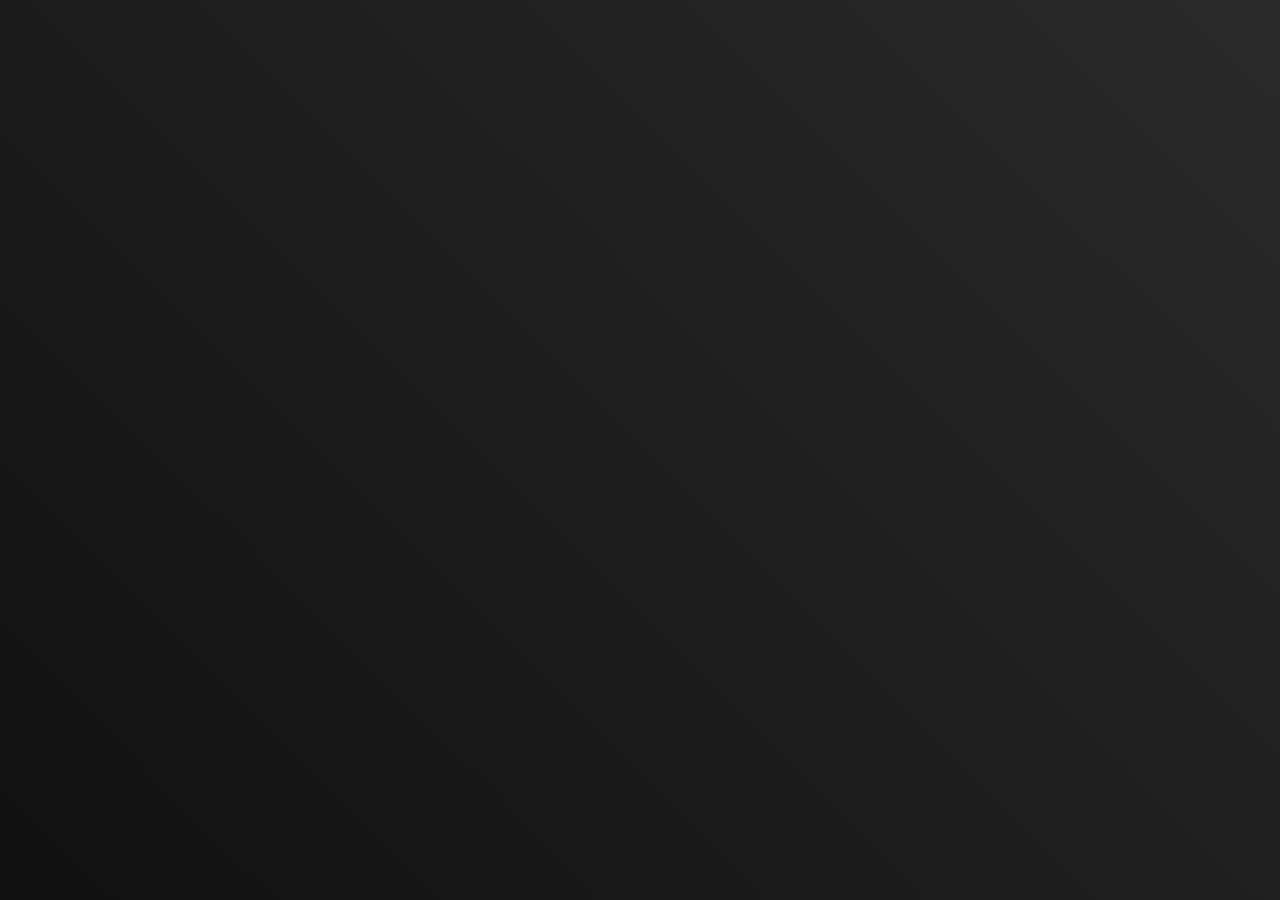
<file: index.html>
<html lang="en">
  <head>
    <meta charset="UTF-8" />
    <meta name="viewport" content="width=device-width, initial-scale=1.0" />
    <title>Laurens Kropf</title>
    <link rel="shortcut icon" href="assets/favicon.ico" />
    <link rel="apple-touch-icon" href="assets/lk.png" />
    <link rel="stylesheet" href="css/fonts.css" />
    <link rel="stylesheet" href="css/styles.css" />
  </head>
  <body>
    <div class="lk-container animated animatedFadeInUp fadeInUp">
      <img class="lk-image" width="200" height="200" src="assets/lk.png" alt="Thats me!" />
      <div class="lk-title"><p>Hi, I'm Laurens</p></div>
      <div class="lk-subtitle"><p>Software Developer</p></div>
      <div class="lk-jobs">
        <p style="text-align: center">
          iOS, Web, App & Backend developer. Network engineer.<br />Server administrator.  Mac, iPhone & Apple-Lover.
        </p>
      </div>
      <div>
        <a class="lk-contact-button" href="https://github.com/laurensk" target="_blank">Projects</a>
        <a class="lk-contact-button" href="mailto:hello@laurensk.at">Contact me</a>
      </div>
      <div class="lk-buttons">
        <a class="lk-oldsite-button" href="https://legal.laurensk.at" target="_blank">Privacy/Imprint</a>
      </div>
    </div>
  </body>
</html>
</file>
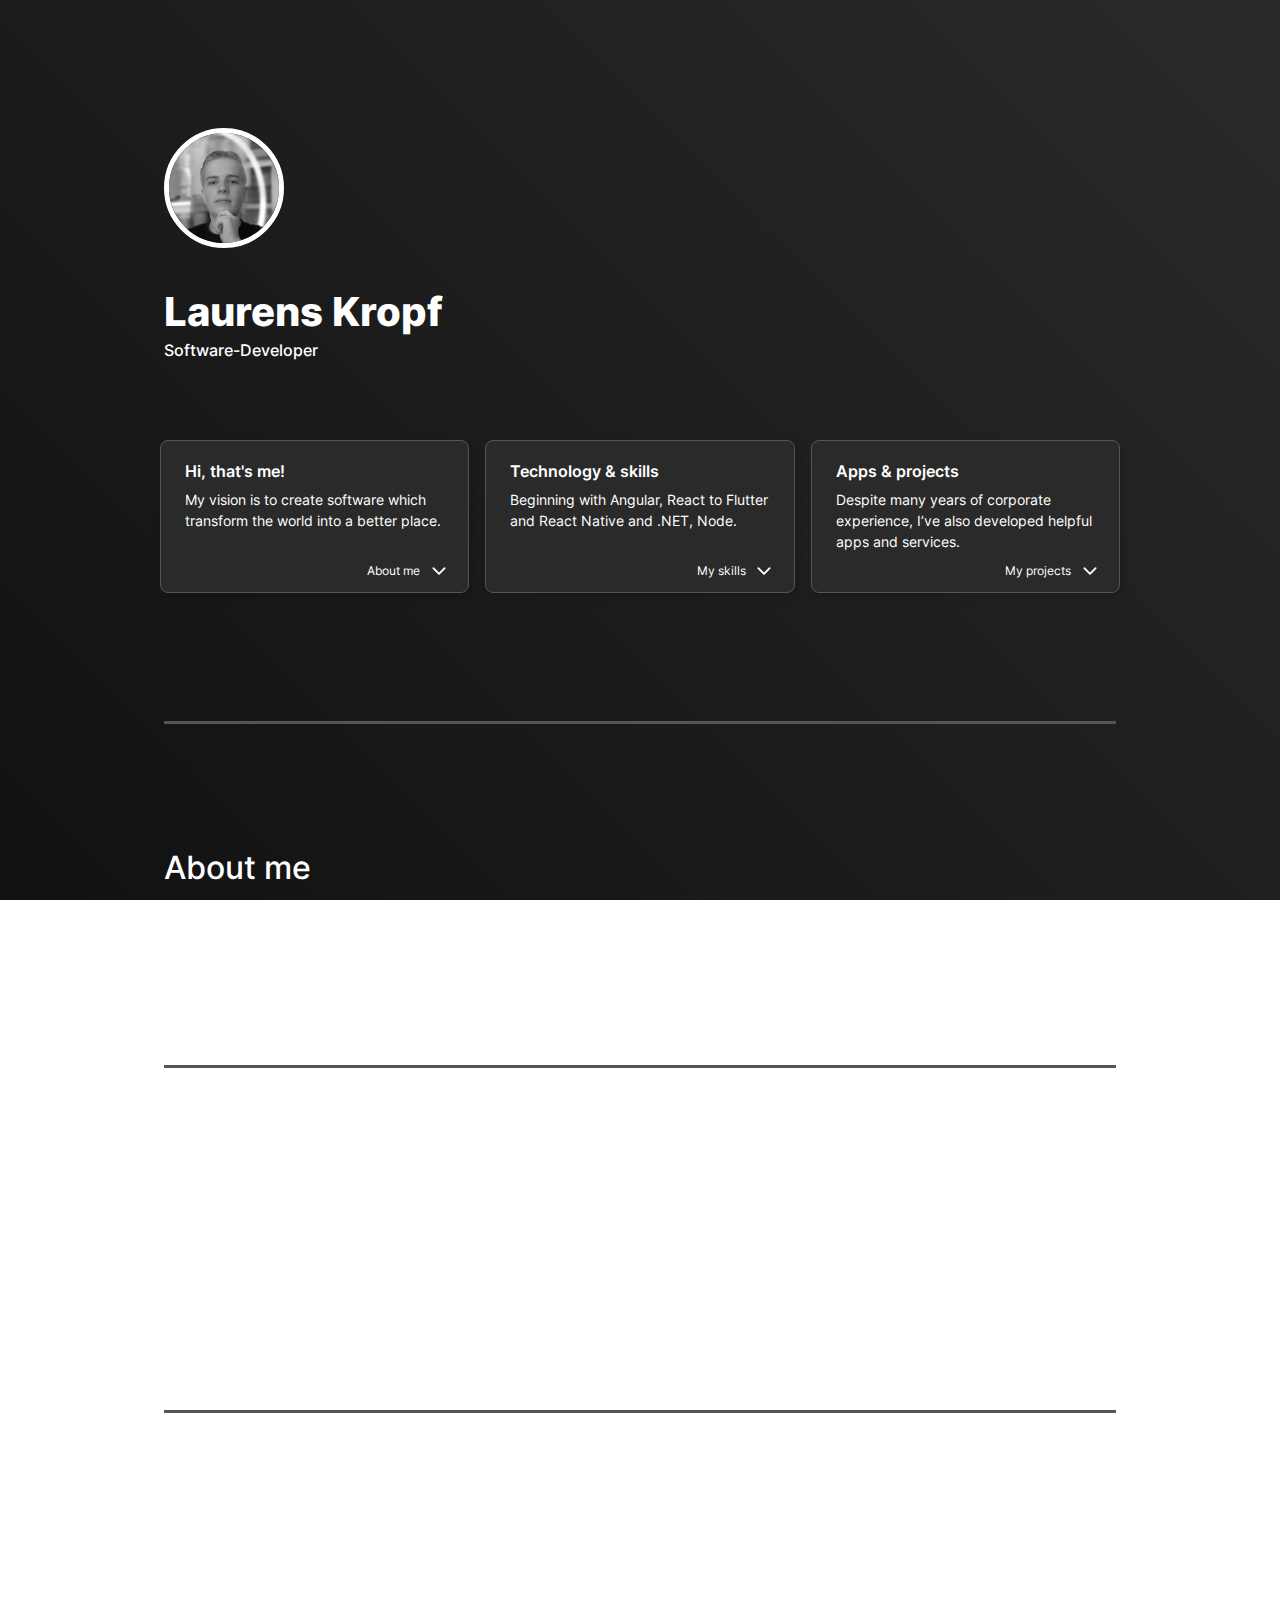
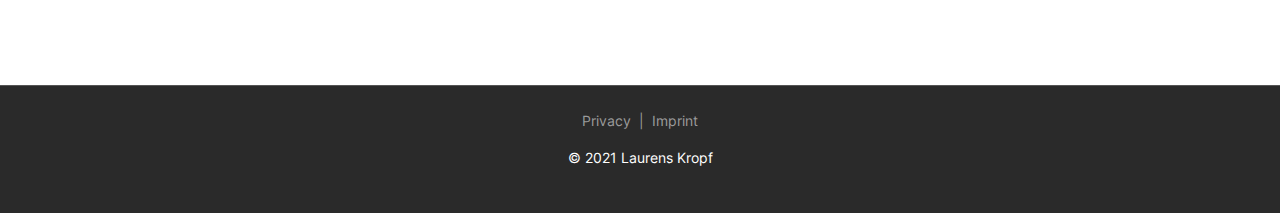
<file: new/index.html>
<html lang="en">
  <head>
    <meta charset="UTF-8" />
    <meta http-equiv="X-UA-Compatible" content="IE=edge" />
    <meta name="viewport" content="width=device-width, initial-scale=1.0" />
    <title>Laurens Kropf</title>
    <link rel="icon" href="assets/" />
    <link href="https://cdn.jsdelivr.net/npm/bootstrap@5.0.2/dist/css/bootstrap.min.css" rel="stylesheet" />
    <link rel="stylesheet" href="typography.css" />
    <link rel="stylesheet" href="styles.css" />
  </head>
  <body>
    <div class="container d-flex justify-content-center">
      <div class="lk-container">
        <img class="lk-image" src="assets/images/lk.jpg" alt="Laurens Kropf" />
        <h1 class="lk-title">Laurens Kropf</h1>
        <h3 class="lk-subtitle">Software-Developer</h3>

        <div class="row">
          <div class="col-md lk-card">
            <h4>Hi, that's me!</h4>
            <p>My vision is to create software which transform the world into a better place.</p>
            <a class="lk-actions" href="#about-me">
              <p class="lk-actions-title">About me</p>
              <img class="lk-card-icon" src="assets/icons/chevron-down-outline.svg" alt="About me" />
            </a>
          </div>

          <div class="col-md lk-card">
            <h4>Technology & skills</h4>
            <p>Beginning with Angular, React to Flutter and React Native and .NET, Node.</p>
            <a class="lk-actions" href="#skills">
              <p class="lk-actions-title">My skills</p>
              <img class="lk-card-icon" src="assets/icons/chevron-down-outline.svg" alt="About me" />
            </a>
          </div>

          <div class="col-md lk-card">
            <h4>Apps & projects</h4>
            <p>Despite many years of corporate experience, I’ve also developed helpful apps and services.</p>
            <a class="lk-actions" href="#projects">
              <p class="lk-actions-title">My projects</p>
              <img class="lk-card-icon" src="assets/icons/chevron-down-outline.svg" alt="About me" />
            </a>
          </div>
        </div>

        <div id="about-me" class="lk-spacer"></div>

        <h2>About me</h2>
        <p id="skills">
          My vision is to invent and develop software products which add value to it’s targeted businesses or people.
          <br />
          Endless possibilities. Just do it!
        </p>

        <div id="projects" class="lk-spacer"></div>

        <h2>Projects</h2>
        <p>
          Despite many years of corporate experience, I’ve also developed helpful apps and services.
          <br />
          Most of them are maintained as open-source projects and available on GitHub.
        </p>

        <div class="lk-spacer"></div>

        <h2>More</h2>
        <p>More questions? Send me an email, explore more projects on GitHub, follow me on social media!</p>
      </div>
    </div>
    <div class="lk-footer d-flex flex-column align-items-center">
      <div class="d-flex mt-4">
        <a href="https://legal.laurensk.at/privacy-policy/" target="_blank" class="lk-link lk-link-a">Privacy</a>
        <p class="ms-2 me-2 lk-link">|</p>
        <a href="https://legal.laurensk.at/imprint/" target="_blank" class="lk-link lk-link-a">Imprint</a>
      </div>
      <p class="mt-3">© 2021 Laurens Kropf</p>
    </div>
  </body>
</html>
</file>
<file: css/fonts.css>
@font-face {
  font-family: "RobotoBlack";
  src: url("../fonts/Roboto-Black.ttf");
}

@font-face {
  font-family: "RobotoBold";
  src: url("../fonts/Roboto-Bold.ttf");
}

@font-face {
  font-family: "RobotoMedium";
  src: url("../fonts/Roboto-Medium.ttf");
}

@font-face {
  font-family: "RobotoRegular";
  src: url("../fonts/Roboto-Regular.ttf");
}

@font-face {
  font-family: "RobotoThin";
  src: url("../fonts/Roboto-Thin.ttf");
}

@font-face {
  font-family: "Roboto-Italic";
  src: url("../fonts/Roboto-Italic.ttf");
}

@font-face {
  font-family: "Roboto-ThinItalic";
  src: url("../fonts/Roboto-ThinItalic.ttf");
}
</file>
<file: css/styles.css>
html {
  font-family: "RobotoRegular";
  color: white;
}

body {
  background: linear-gradient(225deg, rgba(42, 42, 42, 1) 0%, rgba(17, 17, 17, 1) 100%);
  background-repeat: no-repeat;
  background-attachment: fixed;
}

ul {
  list-style-type: none;
}

.lk-container {
  width: 100%;
  height: 100%;
  display: flex;
  align-items: center;
  justify-content: baseline;
  flex-direction: column;
}

.lk-image {
  margin-top: 100px;
  width: 200px;
  height: 200px;
  border-radius: 200px;
  border: 6px solid white;

  -webkit-box-shadow: 3px 3px 50px 0px rgba(255, 255, 255, 0.2);
  box-shadow: 3px 3px 50px 0px rgba(255, 255, 255, 0.2);
}

.lk-title {
  margin-top: 30px;
  font-family: "RobotoThin";
  font-size: 40px;
}

.lk-subtitle {
  margin-top: -50px;
  font-size: 20px;
  font-family: "RobotoThin";
}

.lk-jobs {
  font-family: "RobotoRegular";
  padding-bottom: 15px;
}

.lk-buttons {
  margin-top: 20px;
  padding-bottom: 50px;
}

.lk-contact-button {
  margin-top: 10px;
  display: block;
  font-family: "RobotoMedium";
  text-align: center;
  color: #2a2a2a;
  text-decoration: none;
  height: 15px;
  width: 200px;
  padding: 20;
  border-radius: 15px;
  background: linear-gradient(225deg, #55c3fa 0%, #1386f5 100%);
  transition: 1s;
  position: relative;
  top: 0;
  transition: top ease 0.5s;
}

.lk-contact-button:hover {
  top: -5;
  color: black;
}

.lk-oldsite-button {
  display: block;
  margin-top: 20px;
  text-align: center;
  text-decoration: none;
  color: #c2c2c2;
  font-size: small;
}

.lk-oldsite-button:hover {
  color: white;
}

@keyframes fadeInUp {
  from {
    transform: translate3d(0, 40px, 0);
  }

  to {
    transform: translate3d(0, 0, 0);
    opacity: 1;
  }
}

@-webkit-keyframes fadeInUp {
  from {
    transform: translate3d(0, 40px, 0);
  }

  to {
    transform: translate3d(0, 0, 0);
    opacity: 1;
  }
}

.animated {
  animation-duration: 1s;
  animation-fill-mode: both;
  -webkit-animation-duration: 1s;
  -webkit-animation-fill-mode: both;
}

.animatedFadeInUp {
  opacity: 0;
}

.fadeInUp {
  opacity: 0;
  animation-name: fadeInUp;
  -webkit-animation-name: fadeInUp;
}
</file>
<file: new/typography.css>
@font-face {
  font-family: "Inter-LK";
  font-weight: 100;
  src: url("assets/fonts/Inter-Thin.ttf");
}

@font-face {
  font-family: "Inter-LK";
  font-weight: 200;
  src: url("assets/fonts/Inter-ExtraLight.ttf");
}

@font-face {
  font-family: "Inter-LK";
  font-weight: 300;
  src: url("assets/fonts/Inter-Light.ttf");
}

@font-face {
  font-family: "Inter-LK";
  font-weight: 400;
  src: url("assets/fonts/Inter-Regular.ttf");
}

@font-face {
  font-family: "Inter-LK";
  font-weight: 500;
  src: url("assets/fonts/Inter-Medium.ttf");
}

@font-face {
  font-family: "Inter-LK";
  font-weight: 600;
  src: url("assets/fonts/Inter-SemiBold.ttf");
}

@font-face {
  font-family: "Inter-LK";
  font-weight: 700;
  src: url("assets/fonts/Inter-Bold.ttf");
}

@font-face {
  font-family: "Inter-LK";
  font-weight: 800;
  src: url("assets/fonts/Inter-ExtraBold.ttf");
}

@font-face {
  font-family: "Inter-LK";
  font-weight: 900;
  src: url("assets/fonts/Inter-Black.ttf");
}
</file>
<file: new/styles.css>
html {
  scroll-behavior: smooth !important;
}

body {
  font-family: "Inter-LK" !important;
  background: linear-gradient(225deg, rgba(42, 42, 42, 1) 0%, rgba(17, 17, 17, 1) 100%);
  background-repeat: no-repeat;
  background-attachment: fixed;
  color: #fff;
}

h1 {
  font-weight: 800;
}

h4 {
  font-weight: 500;
  font-size: 1em;
  margin-top: -0.2em;
  font-weight: 600;
}

h5 {
  font-size: 15px;
}

p {
  font-size: 14px;
}

.lk-container {
  padding: 8em 1.5em 0 1.5em;
  max-width: 1000px;
}

.lk-title {
  margin-top: 1em;
}

.lk-subtitle {
  font-size: 1em;
  margin-top: -0.2em;
  margin-bottom: 3em;
}

.lk-image {
  width: 120px;
  height: 120px;
  border-radius: 100%;
  border: 5px solid #fff;
}

.lk-card {
  position: relative;
  background-color: #2a2a2a;
  border: 1px solid #555555;
  border-radius: 8px;
  box-shadow: 3px 3px 6px rgba(0, 0, 0, 0.16);
  margin: 2em 0.5em 0 0.5em;
  padding: 1.5em;
  max-width: 25em;
}

.lk-card-icon {
  position: absolute;
  right: 1.2em;
  bottom: 0.7em;
  width: 20px;
  margin-left: 0.5em;
}

.lk-actions {
  text-decoration: none;
  color: #fff;
}

.lk-actions:hover {
  color: #e8eaed;
  cursor: pointer;
}

.lk-actions-title {
  position: absolute;
  bottom: 1em;
  right: 4em;
  font-size: 12px !important;
  margin: 0 !important;
}

.lk-spacer {
  margin-top: 8em;
  height: 8em;
  width: 100%;
  border-top: 3px solid #555555;
}

.lk-footer {
  margin-top: 4em;
  border-top: 1px solid #555555;
  height: 8em;
  background-color: #2a2a2a;
}

.lk-link {
  margin: 0;
  padding: 0;
  text-decoration: none;
  color: #9b9b9b;
  font-size: 14px;
}

.lk-link-a:hover {
  cursor: pointer;
  color: #fff;
}
</file>
